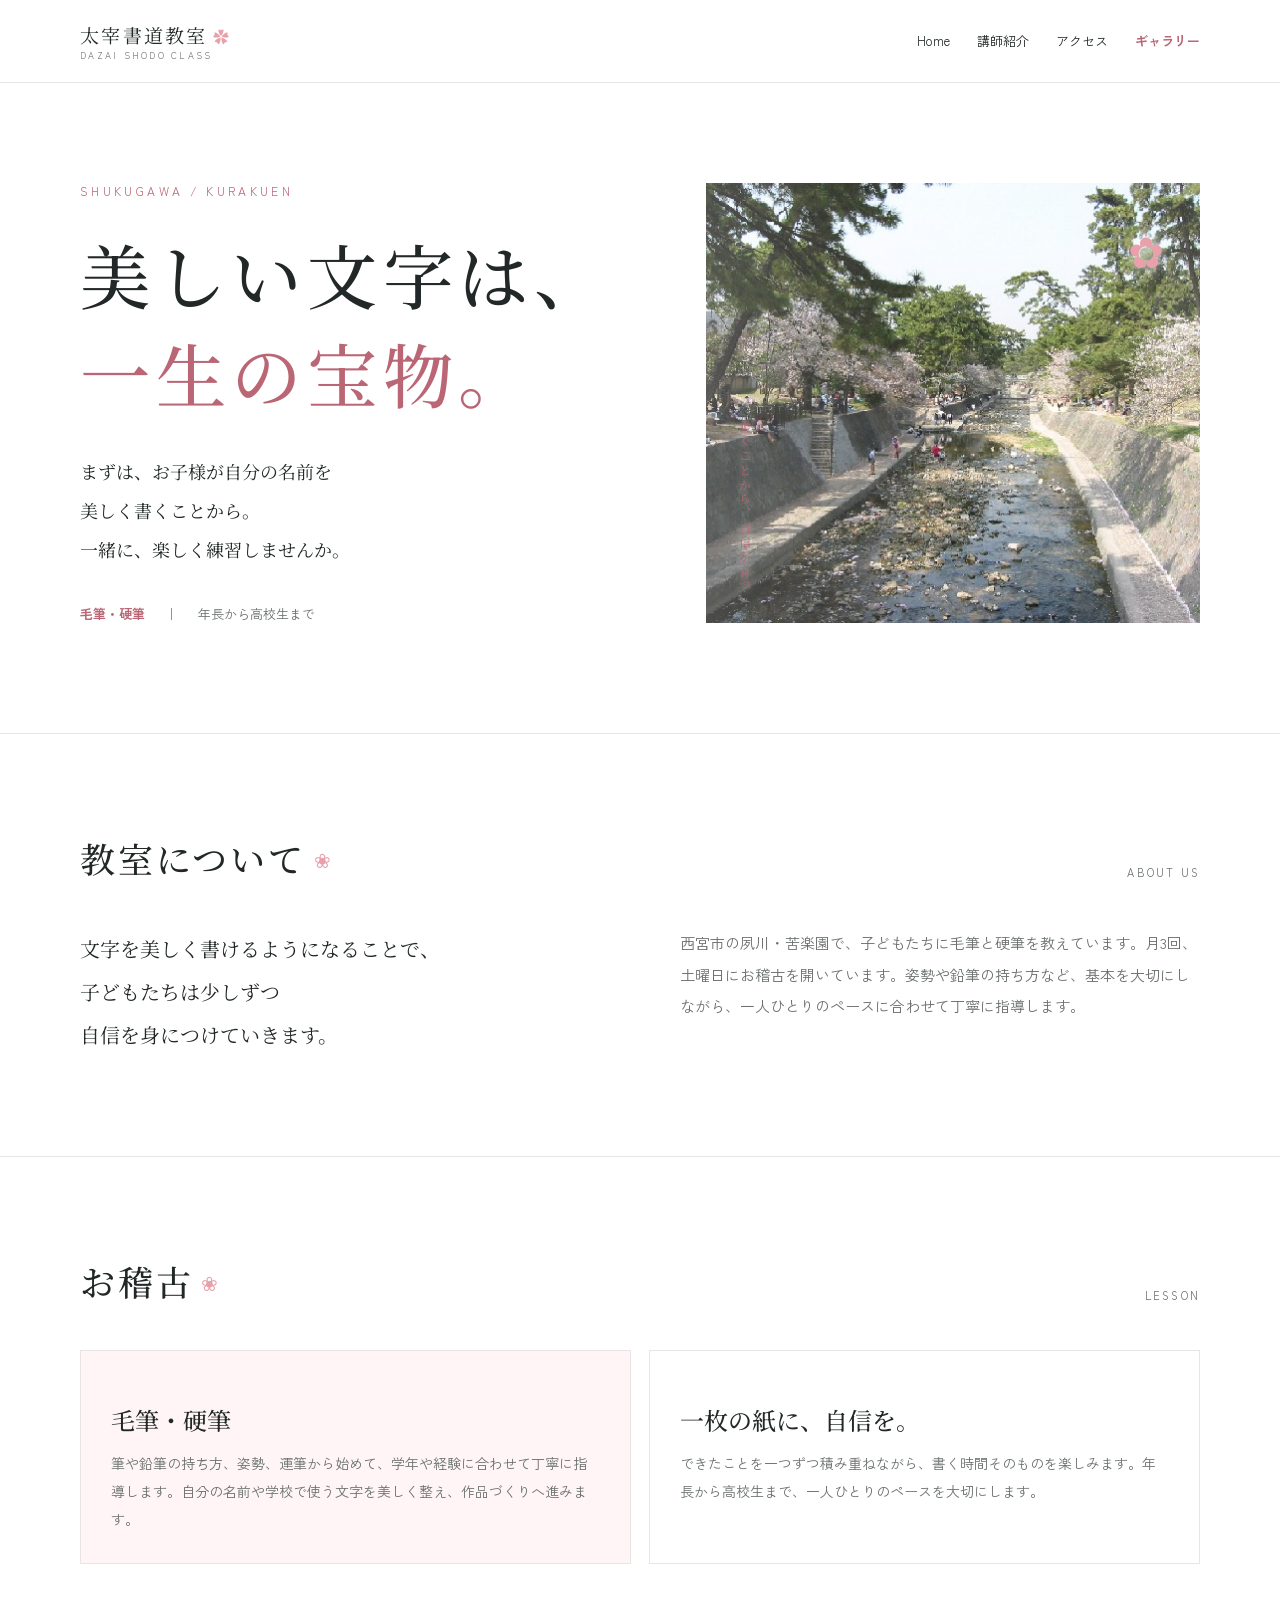
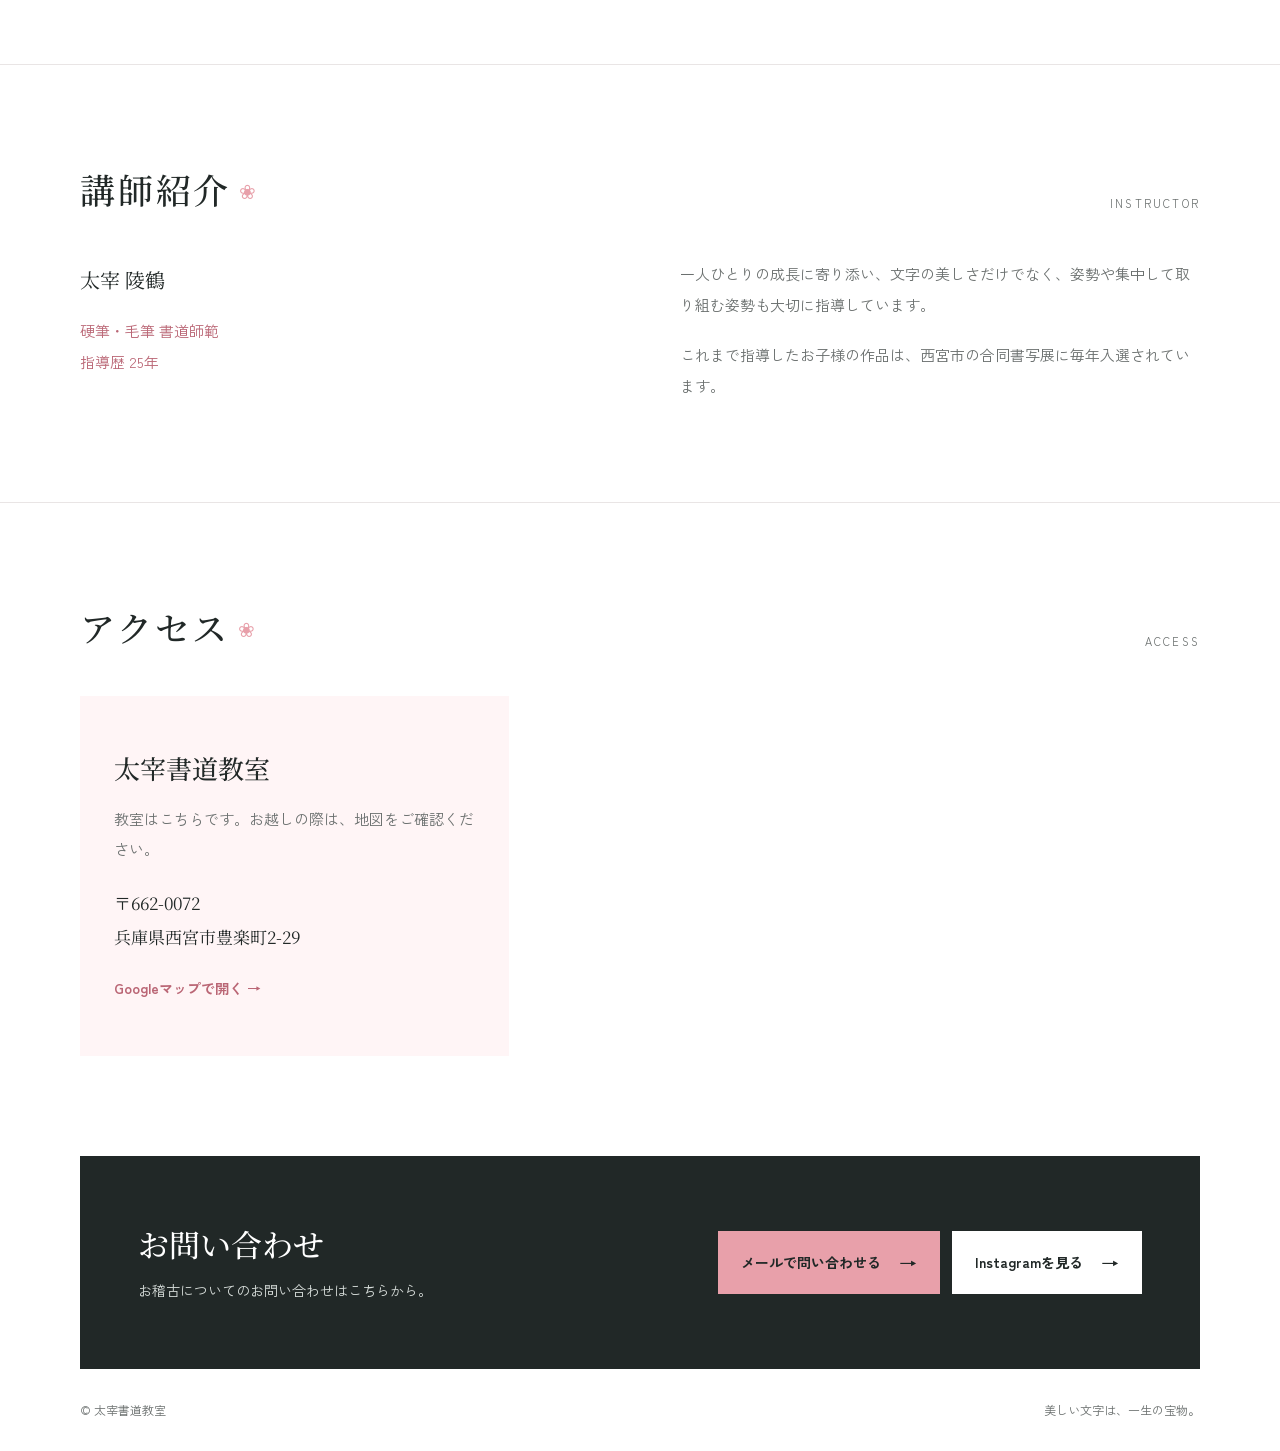
<file: index.html>
<!doctype html>
<html lang="ja">
<head>
  <meta charset="UTF-8" />
  <meta name="viewport" content="width=device-width, initial-scale=1.0" />
  <meta name="description" content="西宮市の夙川・苦楽園にある太宰書道教室。年長から高校生まで、毛筆・硬筆を丁寧に指導しています。" />
  <title>太宰書道教室｜西宮市・夙川・苦楽園の書道教室</title>
  <meta name="robots" content="index,follow" />
  <link rel="canonical" href="https://tataizaifu08-cmd.github.io/dazaisodo/" />
  <meta property="og:locale" content="ja_JP" />
  <meta property="og:type" content="website" />
  <meta property="og:title" content="太宰書道教室｜西宮市・夙川・苦楽園の書道教室" />
  <meta property="og:description" content="年長から高校生まで、毛筆・硬筆を丁寧に学べる西宮市の書道教室です。" />
  <meta property="og:url" content="https://tataizaifu08-cmd.github.io/dazaisodo/" />
  <meta name="twitter:card" content="summary" />
  <link rel="icon" type="image/svg+xml" href="data:image/svg+xml,%3Csvg xmlns='http://www.w3.org/2000/svg' viewBox='0 0 64 64'%3E%3Crect width='64' height='64' rx='18' fill='%23212827'/%3E%3Cpath d='M32 13c3 7 8 9 15 8-3 6-3 11 2 16-7 0-12 3-15 10-3-7-8-10-15-10 5-5 5-10 2-16 7 1 12-1 15-8Z' fill='%23e8a0aa'/%3E%3C/svg%3E" />
  <link rel="preconnect" href="https://fonts.googleapis.com" />
  <link rel="preconnect" href="https://fonts.gstatic.com" crossorigin />
  <link href="https://fonts.googleapis.com/css2?family=Noto+Serif+JP:wght@400;500;600;700;900&family=Zen+Kaku+Gothic+New:wght@400;500;700&display=swap" rel="stylesheet" />
  <style>
    :root{--ink:#212827;--pink:#e8a0aa;--pink-deep:#ba6675;--blush:#fff5f6;--line:#e9e5e5;--muted:#6b706f;--white:#fff}*{box-sizing:border-box}html{scroll-behavior:smooth}body{margin:0;background:var(--white);color:var(--ink);font-family:'Zen Kaku Gothic New',sans-serif;line-height:1.8}a{color:inherit}h1,h2,h3,p{margin:0}h1,h2,h3{font-family:'Noto Serif JP',serif;font-weight:500;line-height:1.4}.container{width:min(1120px,calc(100% - 48px));margin:auto}.topbar{border-bottom:1px solid var(--line)}.nav{height:82px;display:flex;align-items:center;justify-content:space-between}.brand{text-decoration:none;font-family:'Noto Serif JP';font-size:19px;letter-spacing:.12em}.brand small{display:block;color:var(--muted);font-family:'Zen Kaku Gothic New';font-size:9px;letter-spacing:.25em;margin-top:-5px}.navlinks{display:flex;align-items:center;gap:27px;font-size:13px}.navlinks a{text-decoration:none}.navlinks a:last-child{color:var(--pink-deep);font-weight:700}.hero{min-height:650px;display:grid;grid-template-columns:1.05fr .95fr;gap:80px;align-items:center;padding:90px 0 100px}.eyebrow{font-size:12px;letter-spacing:.28em;color:var(--pink-deep);margin-bottom:23px}.hero h1{font-size:clamp(41px,5.5vw,73px);letter-spacing:.08em}.hero h1 em{font-style:normal;color:var(--pink-deep)}.hero-copy{font-family:'Noto Serif JP';font-size:18px;line-height:2.15;margin:30px 0 34px}.hero-meta{display:flex;gap:20px;align-items:center;color:var(--muted);font-size:13px}.hero-meta span:first-child{color:var(--pink-deep);font-weight:700}.hero-visual{min-height:440px;background:var(--blush);position:relative;display:grid;place-items:center;overflow:hidden}.hero-visual:before{content:'書';font-family:'Noto Serif JP';font-size:280px;color:var(--ink);line-height:1;opacity:.95}.hero-visual:after{content:'✿';position:absolute;right:36px;top:28px;color:var(--pink);font-size:43px}.vertical-note{position:absolute;left:28px;bottom:30px;writing-mode:vertical-rl;letter-spacing:.2em;font-family:'Noto Serif JP';font-size:12px;color:var(--pink-deep)}.section{padding:100px 0;border-top:1px solid var(--line)}.section-head{display:flex;justify-content:space-between;align-items:end;margin-bottom:44px}.section-head h2{font-size:35px;letter-spacing:.08em}.section-head h2:after{content:'  ❀';font-family:serif;color:var(--pink);font-size:20px;vertical-align:5px}.section-head p{font-size:11px;color:var(--muted);letter-spacing:.2em}.intro{display:grid;grid-template-columns:1fr 1fr;gap:80px}.intro-lead{font-family:'Noto Serif JP';font-size:20px;line-height:2.15}.intro-copy{color:var(--muted);font-size:15px;line-height:2.1}.quote{margin-top:26px;border-left:2px solid var(--pink);padding-left:20px;font-family:'Noto Serif JP';color:var(--ink);font-size:16px}.program{display:grid;grid-template-columns:1fr 1fr;gap:18px}.program-card{border:1px solid var(--line);padding:30px;background:#fff}.program-card:first-child{background:var(--blush)}.program-num{font-size:11px;letter-spacing:.2em;color:var(--pink-deep)}.program-card h3{font-size:24px;margin:22px 0 12px}.program-card p{font-size:14px;color:var(--muted);line-height:2}.details{display:grid;grid-template-columns:1fr 1fr;gap:70px}.detail-table{border-top:1px solid var(--ink)}.detail-row{display:grid;grid-template-columns:128px 1fr;gap:20px;padding:17px 0;border-bottom:1px solid var(--line);font-size:14px}.detail-row b{font-weight:500;color:var(--muted)}.notice{margin-top:22px;padding:18px 20px;background:var(--blush);border-left:3px solid var(--pink);font-size:14px}.gallery{display:grid;grid-template-columns:1.25fr .75fr;grid-template-rows:180px 180px;gap:14px}.photo-slot{background:linear-gradient(135deg,#fff7f8,#f5eeee);border:1px solid var(--line);display:flex;align-items:end;padding:18px;color:var(--pink-deep);font-family:'Noto Serif JP';font-size:15px;letter-spacing:.08em}.photo-slot:first-child{grid-row:span 2}.contact{background:var(--ink);color:#fff;padding:66px 58px;display:flex;justify-content:space-between;align-items:center;gap:30px}.contact h2{font-size:31px}.contact p{margin-top:13px;color:#d9dfdc;font-size:14px}.contact-btn{display:inline-flex;align-items:center;gap:18px;background:var(--pink);color:var(--ink);padding:15px 23px;text-decoration:none;font-size:14px;font-weight:700;white-space:nowrap}.contact-btn:after{content:'→';font-size:18px}footer{padding:30px 0;color:var(--muted);font-size:12px;display:flex;justify-content:space-between}.sakura{color:var(--pink);font-size:16px;margin-left:5px}@media(max-width:760px){.container{width:min(100% - 40px,560px)}.nav{height:72px}.navlinks{display:none}.hero{grid-template-columns:1fr;gap:42px;padding:65px 0 72px}.hero h1{font-size:45px}.hero-visual{min-height:300px}.hero-visual:before{font-size:205px}.section{padding:70px 0}.section-head{display:block;margin-bottom:32px}.section-head p{margin-top:8px}.intro,.details{grid-template-columns:1fr;gap:28px}.program{grid-template-columns:1fr}.gallery{grid-template-columns:1fr 1fr;grid-template-rows:145px 145px}.photo-slot:first-child{grid-row:span 2}.contact{display:block;padding:44px 28px}.contact h2{font-size:26px}.contact-btn{margin-top:27px}footer{display:block}footer span{display:block;margin-top:8px}}
    .hero-visual{background:var(--blush) url('hero-sakura.png') center/cover no-repeat}.hero-visual:before{content:'';position:absolute;inset:0;background:linear-gradient(90deg,rgba(255,255,255,.28),rgba(255,255,255,.02) 62%,rgba(255,245,246,.22))}.hero-visual:after{content:'✿';position:absolute;right:36px;top:28px;color:var(--pink);font-size:43px;text-shadow:0 1px 12px rgba(255,255,255,.8)}.vertical-note{text-shadow:0 1px 10px #fff}
    .contact-actions{display:flex;gap:12px;flex-wrap:wrap}.instagram-btn{background:#fff;color:var(--ink)}@media(max-width:760px){.contact-actions{margin-top:27px}.contact-actions .contact-btn{margin-top:0}.nav{height:auto;min-height:72px;align-items:flex-start;padding-top:15px;padding-bottom:15px}.brand{font-size:17px;white-space:nowrap}.navlinks{display:flex;flex-wrap:wrap;justify-content:flex-end;gap:4px 9px;max-width:155px;font-size:11px;line-height:1.35}}
  </style>
  <style>
    .access-section{padding:100px 0;border-top:1px solid var(--line)}
    .access-grid{display:grid;grid-template-columns:.8fr 1.2fr;gap:48px;align-items:stretch}
    .access-copy{padding:34px;background:var(--blush);display:flex;flex-direction:column;justify-content:center}
    .access-copy h3{font-size:26px;margin-bottom:18px}
    .access-copy p{color:var(--muted);font-size:15px;line-height:2}
    .access-address{margin-top:22px;color:var(--ink)!important;font-family:'Noto Serif JP';font-size:17px!important}
    .map-frame{min-height:360px;border:0;width:100%;display:block}
    .map-link{display:inline-block;margin-top:22px;color:var(--pink-deep);font-size:14px;font-weight:700;text-decoration:none}
    @media(max-width:760px){.access-section{padding:70px 0}.access-grid{grid-template-columns:1fr;gap:24px}.map-frame{min-height:300px}}
  </style>
  <script type="application/ld+json">{"@context":"https://schema.org","@type":"LocalBusiness","name":"太宰書道教室","description":"西宮市の夙川・苦楽園にある、年長から高校生までを対象とした毛筆・硬筆の書道教室です。","email":"194da194@gmail.com","address":{"@type":"PostalAddress","postalCode":"662-0072","addressRegion":"兵庫県","addressLocality":"西宮市","streetAddress":"豊楽町2-29"},"hasMap":"https://www.google.com/maps/search/?api=1&query=%E3%80%92662-0072%20%E5%85%B5%E5%BA%AB%E7%9C%8C%E8%A5%BF%E5%AE%AE%E5%B8%82%E8%B1%8A%E6%A5%BD%E7%94%BA2-29","areaServed":["西宮市","夙川","苦楽園"],"serviceType":["書道教室","毛筆","硬筆"],"founder":{"@type":"Person","name":"太宰 陵鶴","jobTitle":"硬筆・毛筆 書道師範","knowsAbout":["硬筆","毛筆","書道指導"]},"sameAs":["https://www.instagram.com/dazai_shodo/"]}</script>
</head>
<body>
  <div class="topbar"><header class="container nav"><a href="index.html" class="brand">太宰書道教室<span class="sakura">✿</span><small>DAZAI SHODO CLASS</small></a><nav class="navlinks"><a href="index.html">Home</a><a href="#instructor">講師紹介</a><a href="#access">アクセス</a><a href="gallery/index.html">ギャラリー</a></nav></header></div>
  <main id="top">
    <section class="container hero"><div><p class="eyebrow">SHUKUGAWA / KURAKUEN</p><h1>美しい文字は、<br><em>一生の宝物。</em></h1><p class="hero-copy">まずは、お子様が自分の名前を<br>美しく書くことから。<br>一緒に、楽しく練習しませんか。</p><div class="hero-meta"><span>毛筆・硬筆</span><span>｜</span><span>年長から高校生まで</span></div></div><div class="hero-visual"><div class="vertical-note">書くことから、自信が育つ</div></div></section>
    <section class="section" id="about"><div class="container"><div class="section-head"><h2>教室について</h2><p>ABOUT US</p></div><div class="intro"><p class="intro-lead">文字を美しく書けるようになることで、<br>子どもたちは少しずつ<br>自信を身につけていきます。</p><div><p class="intro-copy">西宮市の夙川・苦楽園で、子どもたちに毛筆と硬筆を教えています。月3回、土曜日にお稽古を開いています。姿勢や鉛筆の持ち方など、基本を大切にしながら、一人ひとりのペースに合わせて丁寧に指導します。</p></div></div></div></section>
    <section class="section" id="lesson"><div class="container"><div class="section-head"><h2>お稽古</h2><p>LESSON</p></div><div class="program"><article class="program-card"><h3>毛筆・硬筆</h3><p>筆や鉛筆の持ち方、姿勢、運筆から始めて、学年や経験に合わせて丁寧に指導します。自分の名前や学校で使う文字を美しく整え、作品づくりへ進みます。</p></article><article class="program-card"><h3>一枚の紙に、自信を。</h3><p>できたことを一つずつ積み重ねながら、書く時間そのものを楽しみます。年長から高校生まで、一人ひとりのペースを大切にします。</p></article></div></div></section>
    <section class="section" id="instructor"><div class="container"><div class="section-head"><h2>講師紹介</h2><p>INSTRUCTOR</p></div><div class="intro"><div><p class="intro-lead">太宰 陵鶴</p><p class="intro-copy" style="margin-top:14px;color:var(--pink-deep);">硬筆・毛筆 書道師範<br>指導歴 25年</p></div><div><p class="intro-copy">一人ひとりの成長に寄り添い、文字の美しさだけでなく、姿勢や集中して取り組む姿勢も大切に指導しています。</p><p class="intro-copy" style="margin-top:18px;">これまで指導したお子様の作品は、西宮市の合同書写展に毎年入選されています。</p></div></div></div></section>
    <section class="access-section" id="access"><div class="container"><div class="section-head"><h2>アクセス</h2><p>ACCESS</p></div><div class="access-grid"><div class="access-copy"><h3>太宰書道教室</h3><p>教室はこちらです。お越しの際は、地図をご確認ください。</p><p class="access-address">〒662-0072<br>兵庫県西宮市豊楽町2-29</p><a class="map-link" href="https://www.google.com/maps/search/?api=1&query=%E3%80%92662-0072%20%E5%85%B5%E5%BA%AB%E7%9C%8C%E8%A5%BF%E5%AE%AE%E5%B8%82%E8%B1%8A%E6%A5%BD%E7%94%BA2-29" target="_blank" rel="noopener noreferrer">Googleマップで開く →</a></div><iframe class="map-frame" title="太宰書道教室の所在地地図" src="https://www.google.com/maps?q=%E3%80%92662-0072%20%E5%85%B5%E5%BA%AB%E7%9C%8C%E8%A5%BF%E5%AE%AE%E5%B8%82%E8%B1%8A%E6%A5%BD%E7%94%BA2-29&output=embed" loading="lazy" referrerpolicy="no-referrer-when-downgrade" allowfullscreen></iframe></div></div></section>
    <section class="container" id="contact"><div class="contact"><div><h2>お問い合わせ</h2><p>お稽古についてのお問い合わせはこちらから。</p></div><div class="contact-actions"><a class="contact-btn" href="mailto:194da194@gmail.com">メールで問い合わせる</a><a class="contact-btn instagram-btn" href="https://www.instagram.com/dazai_shodo/" target="_blank" rel="noopener noreferrer">Instagramを見る</a></div></div></section>
  </main>
  <footer class="container"><span>© 太宰書道教室</span><span>美しい文字は、一生の宝物。</span></footer>
</body>
</html>
</file>
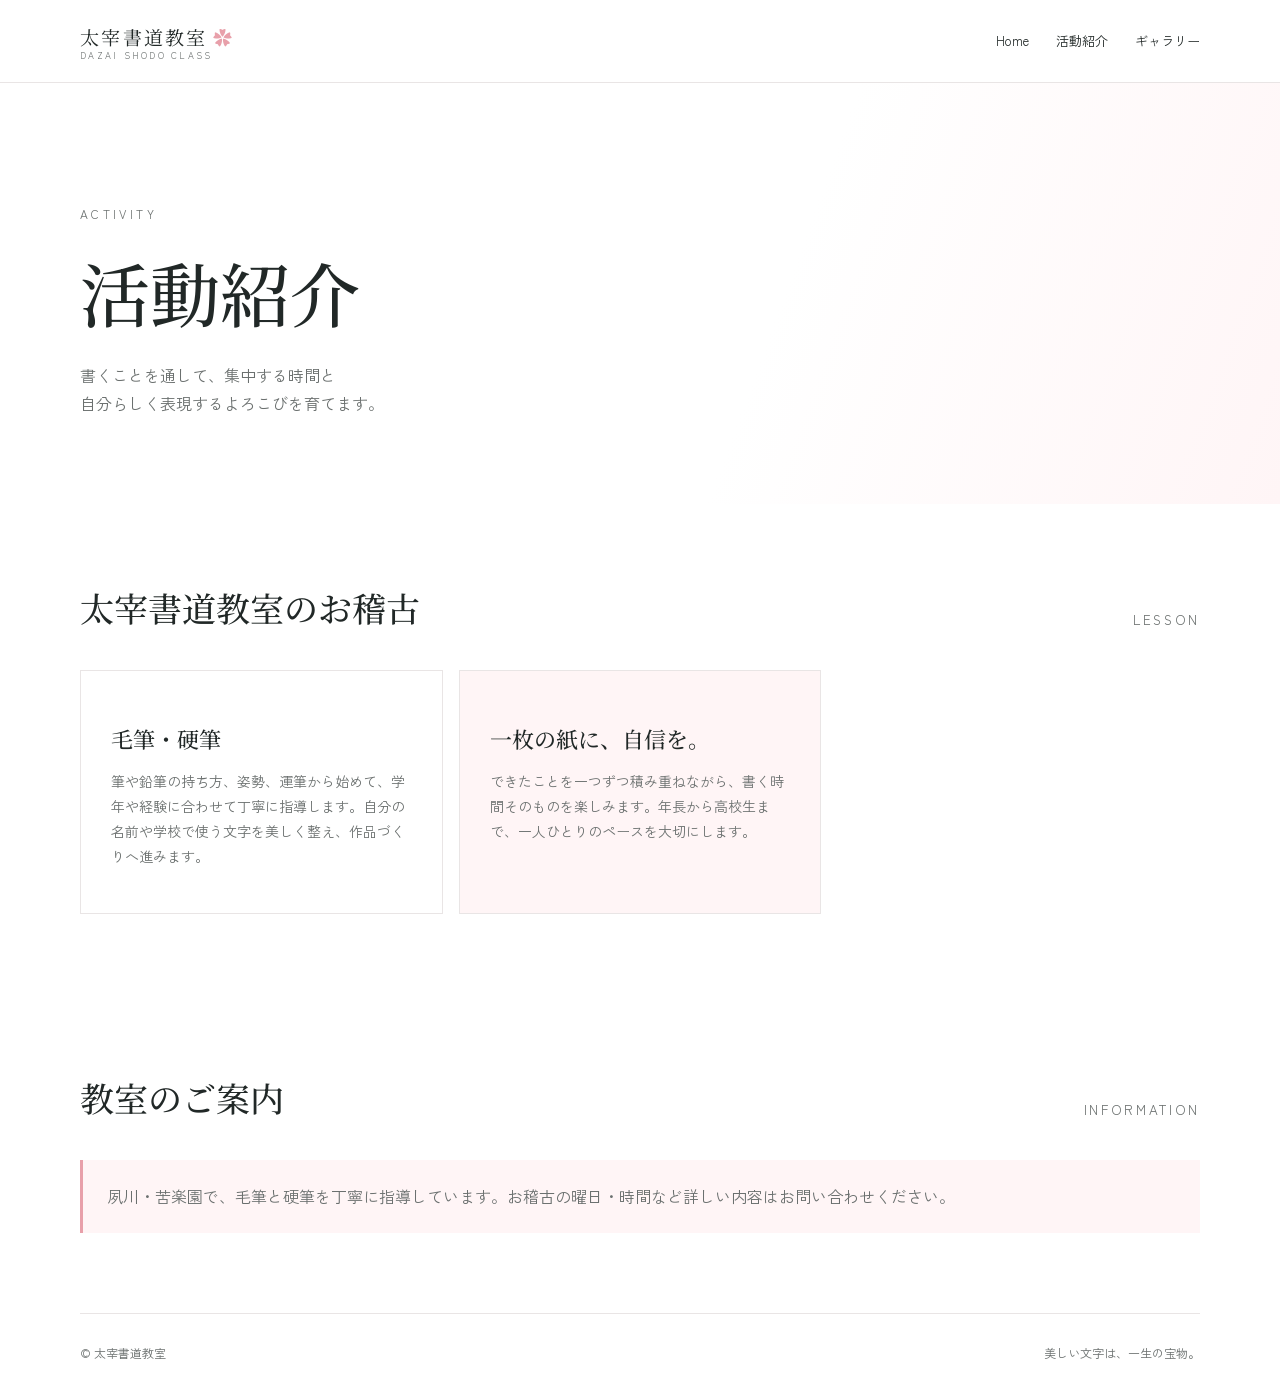
<file: activity/index.html>
<!doctype html><html lang="ja"><head><meta charset="UTF-8"><meta name="viewport" content="width=device-width,initial-scale=1"><title>活動紹介｜太宰書道教室</title><link rel="icon" href="../hero-sakura.png"><link rel="stylesheet" href="../subpage.css"><link rel="preconnect" href="https://fonts.googleapis.com"><link rel="preconnect" href="https://fonts.gstatic.com" crossorigin><link href="https://fonts.googleapis.com/css2?family=Noto+Serif+JP:wght@400;500;600;700&family=Zen+Kaku+Gothic+New:wght@400;500;700&display=swap" rel="stylesheet"></head><body><div class="topbar"><header class="container nav"><a href="../index.html" class="brand">太宰書道教室<span class="sakura">✿</span><small>DAZAI SHODO CLASS</small></a><nav class="navlinks"><a href="../index.html">Home</a><a href="index.html">活動紹介</a><a href="../gallery/index.html">ギャラリー</a></nav></header></div><main><section class="hero"><div class="container"><p class="eyebrow">ACTIVITY</p><h1>活動紹介</h1><p>書くことを通して、集中する時間と<br>自分らしく表現するよろこびを育てます。</p></div></section><section class="section"><div class="container"><div class="head"><h2>太宰書道教室のお稽古</h2><small>LESSON</small></div><div class="cards"><article class="card"><h3>毛筆・硬筆</h3><p>筆や鉛筆の持ち方、姿勢、運筆から始めて、学年や経験に合わせて丁寧に指導します。自分の名前や学校で使う文字を美しく整え、作品づくりへ進みます。</p></article><article class="card"><h3>一枚の紙に、自信を。</h3><p>できたことを一つずつ積み重ねながら、書く時間そのものを楽しみます。年長から高校生まで、一人ひとりのペースを大切にします。</p></article></div></div></section><section class="section"><div class="container"><div class="head"><h2>教室のご案内</h2><small>INFORMATION</small></div><div class="note">夙川・苦楽園で、毛筆と硬筆を丁寧に指導しています。お稽古の曜日・時間など詳しい内容はお問い合わせください。</div></div></section></main><footer class="container"><span>© 太宰書道教室</span><span>美しい文字は、一生の宝物。</span></footer></body></html>
</file>
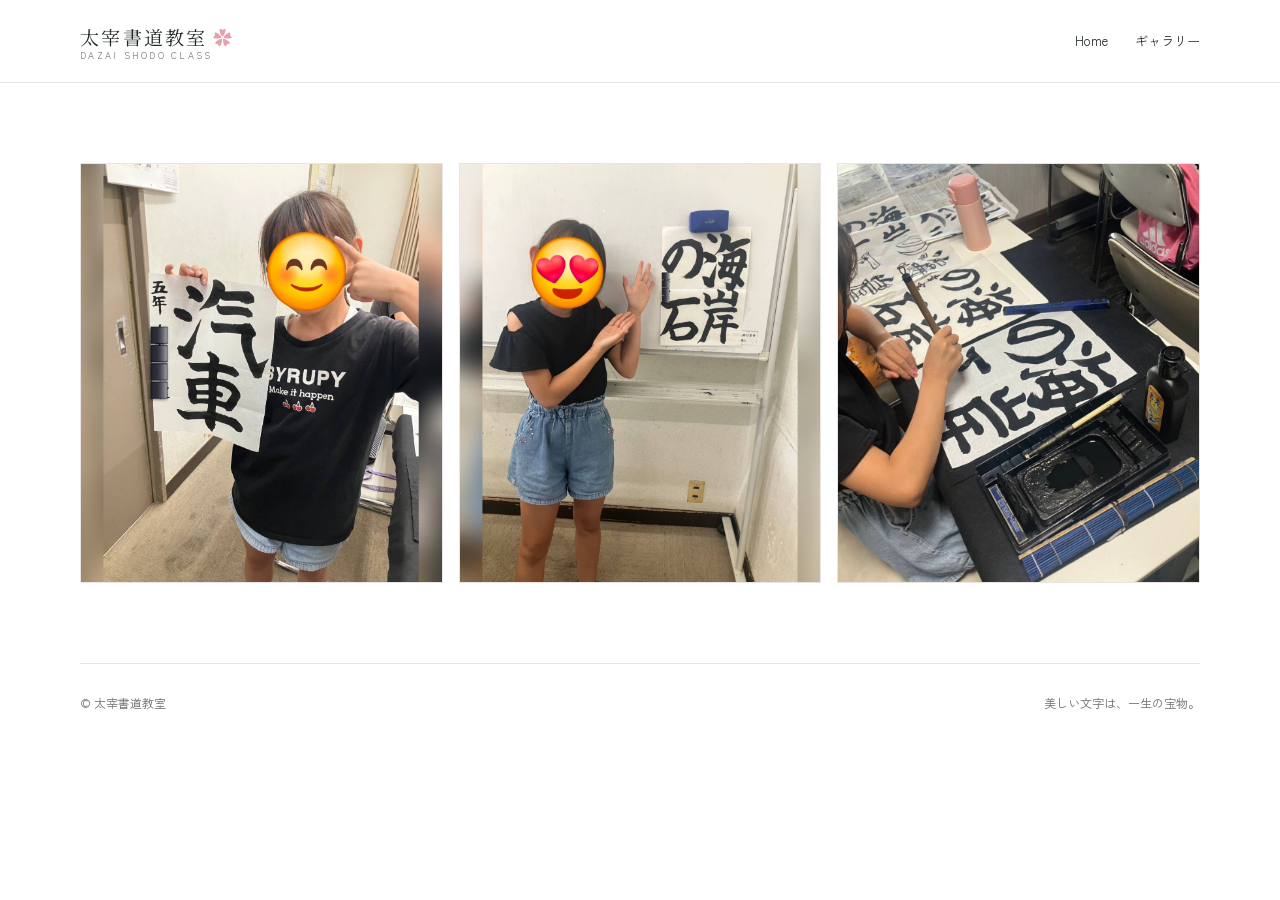
<file: gallery/index.html>
<!doctype html><html lang="ja"><head><meta charset="UTF-8"><meta name="viewport" content="width=device-width,initial-scale=1"><meta name="description" content="太宰書道教室のギャラリー。西宮市・夙川・苦楽園でのお稽古風景や書道作品をご紹介します。"><meta name="robots" content="index,follow"><link rel="canonical" href="https://tataizaifu08-cmd.github.io/dazaisodo/gallery/index.html"><title>ギャラリー｜太宰書道教室｜西宮市・夙川・苦楽園</title><link rel="icon" href="../hero-sakura.png"><link rel="stylesheet" href="../subpage.css"><link rel="preconnect" href="https://fonts.googleapis.com"><link rel="preconnect" href="https://fonts.gstatic.com" crossorigin><link href="https://fonts.googleapis.com/css2?family=Noto+Serif+JP:wght@400;500;600;700&family=Zen+Kaku+Gothic+New:wght@400;500;700&display=swap" rel="stylesheet"><style>.gallery{grid-template-columns:repeat(3,1fr);grid-template-rows:420px}.gallery .photo{padding:0;background:none!important;overflow:hidden}.gallery .photo img{width:100%;height:100%;display:block;object-fit:cover}.gallery .photo:first-child{grid-row:auto}@media(max-width:760px){.gallery{grid-template-columns:1fr;grid-template-rows:repeat(3,420px)}}</style></head><body><div class="topbar"><header class="container nav"><a href="../index.html" class="brand">太宰書道教室<span class="sakura">✿</span><small>DAZAI SHODO CLASS</small></a><nav class="navlinks"><a href="../index.html">Home</a><a href="index.html">ギャラリー</a></nav></header></div><main><section class="section"><div class="container"><div class="gallery"><div class="photo"><img src="photo-1.jpg" alt="書道作品を持つ生徒" /></div><div class="photo"><img src="photo-2.jpg" alt="書道作品と生徒" /></div><div class="photo"><img src="photo-3.jpg" alt="お稽古中の書道風景" /></div></div></div></section></main><footer class="container"><span>© 太宰書道教室</span><span>美しい文字は、一生の宝物。</span></footer></body></html>
</file>
<file: subpage.css>
:root{--ink:#212827;--pink:#e8a0aa;--deep:#ba6675;--blush:#fff5f6;--line:#e9e5e5;--muted:#6b706f}*{box-sizing:border-box}body{margin:0;color:var(--ink);font-family:'Zen Kaku Gothic New',sans-serif;line-height:1.8}h1,h2,h3{font-family:'Noto Serif JP',serif;font-weight:500;line-height:1.4}a{color:inherit;text-decoration:none}.container{width:min(1120px,calc(100% - 48px));margin:auto}.topbar{border-bottom:1px solid var(--line)}.nav{height:82px;display:flex;align-items:center;justify-content:space-between}.brand{font-family:'Noto Serif JP';font-size:19px;letter-spacing:.12em}.brand small{display:block;font:9px 'Zen Kaku Gothic New';letter-spacing:.25em;color:var(--muted);margin-top:-5px}.sakura{color:var(--pink);margin-left:5px}.navlinks{display:flex;gap:27px;font-size:13px}.hero{padding:100px 0 70px;background:linear-gradient(110deg,#fff 60%,var(--blush))}.eyebrow{font-size:12px;letter-spacing:.28em;color:var(--deep)}h1{font-size:clamp(42px,6vw,70px);margin:18px 0 0}.hero p{color:var(--muted);margin-top:20px}.section{padding:80px 0}.head{display:flex;justify-content:space-between;align-items:end;margin-bottom:38px}.head h2{font-size:34px;margin:0}.head small{color:var(--muted);letter-spacing:.2em}.cards{display:grid;grid-template-columns:repeat(3,1fr);gap:16px}.card{padding:30px;border:1px solid var(--line);min-height:210px}.card:nth-child(2){background:var(--blush)}.num{font-size:11px;color:var(--deep);letter-spacing:.18em}.card h3{font-size:22px;margin:23px 0 12px}.card p{font-size:14px;color:var(--muted)}.note{border-left:3px solid var(--pink);background:var(--blush);padding:22px 24px;color:var(--muted)}.gallery{display:grid;grid-template-columns:1.25fr .75fr;grid-template-rows:260px 260px;gap:16px}.photo{background:linear-gradient(135deg,#fff7f8,#f4ebed);border:1px solid var(--line);display:flex;align-items:end;padding:20px;color:var(--deep);font-family:'Noto Serif JP';font-size:15px}.photo:first-child{grid-row:span 2;background:linear-gradient(rgba(255,255,255,.25),rgba(255,245,246,.65)),url('hero-sakura.png') center/cover}.caption{color:var(--muted);font-size:14px;margin-top:24px}footer{border-top:1px solid var(--line);padding:28px 0;font-size:12px;color:var(--muted);display:flex;justify-content:space-between}@media(max-width:760px){.container{width:min(100% - 40px,560px)}.nav{height:72px}.navlinks{gap:14px;font-size:12px}.hero{padding:70px 0 55px}.section{padding:60px 0}.head{display:block}.head small{display:block;margin-top:8px}.cards{grid-template-columns:1fr}.gallery{grid-template-columns:1fr 1fr;grid-template-rows:180px 180px}.photo:first-child{grid-row:span 2}footer{display:block}footer span{display:block;margin-top:8px}}
</file>
